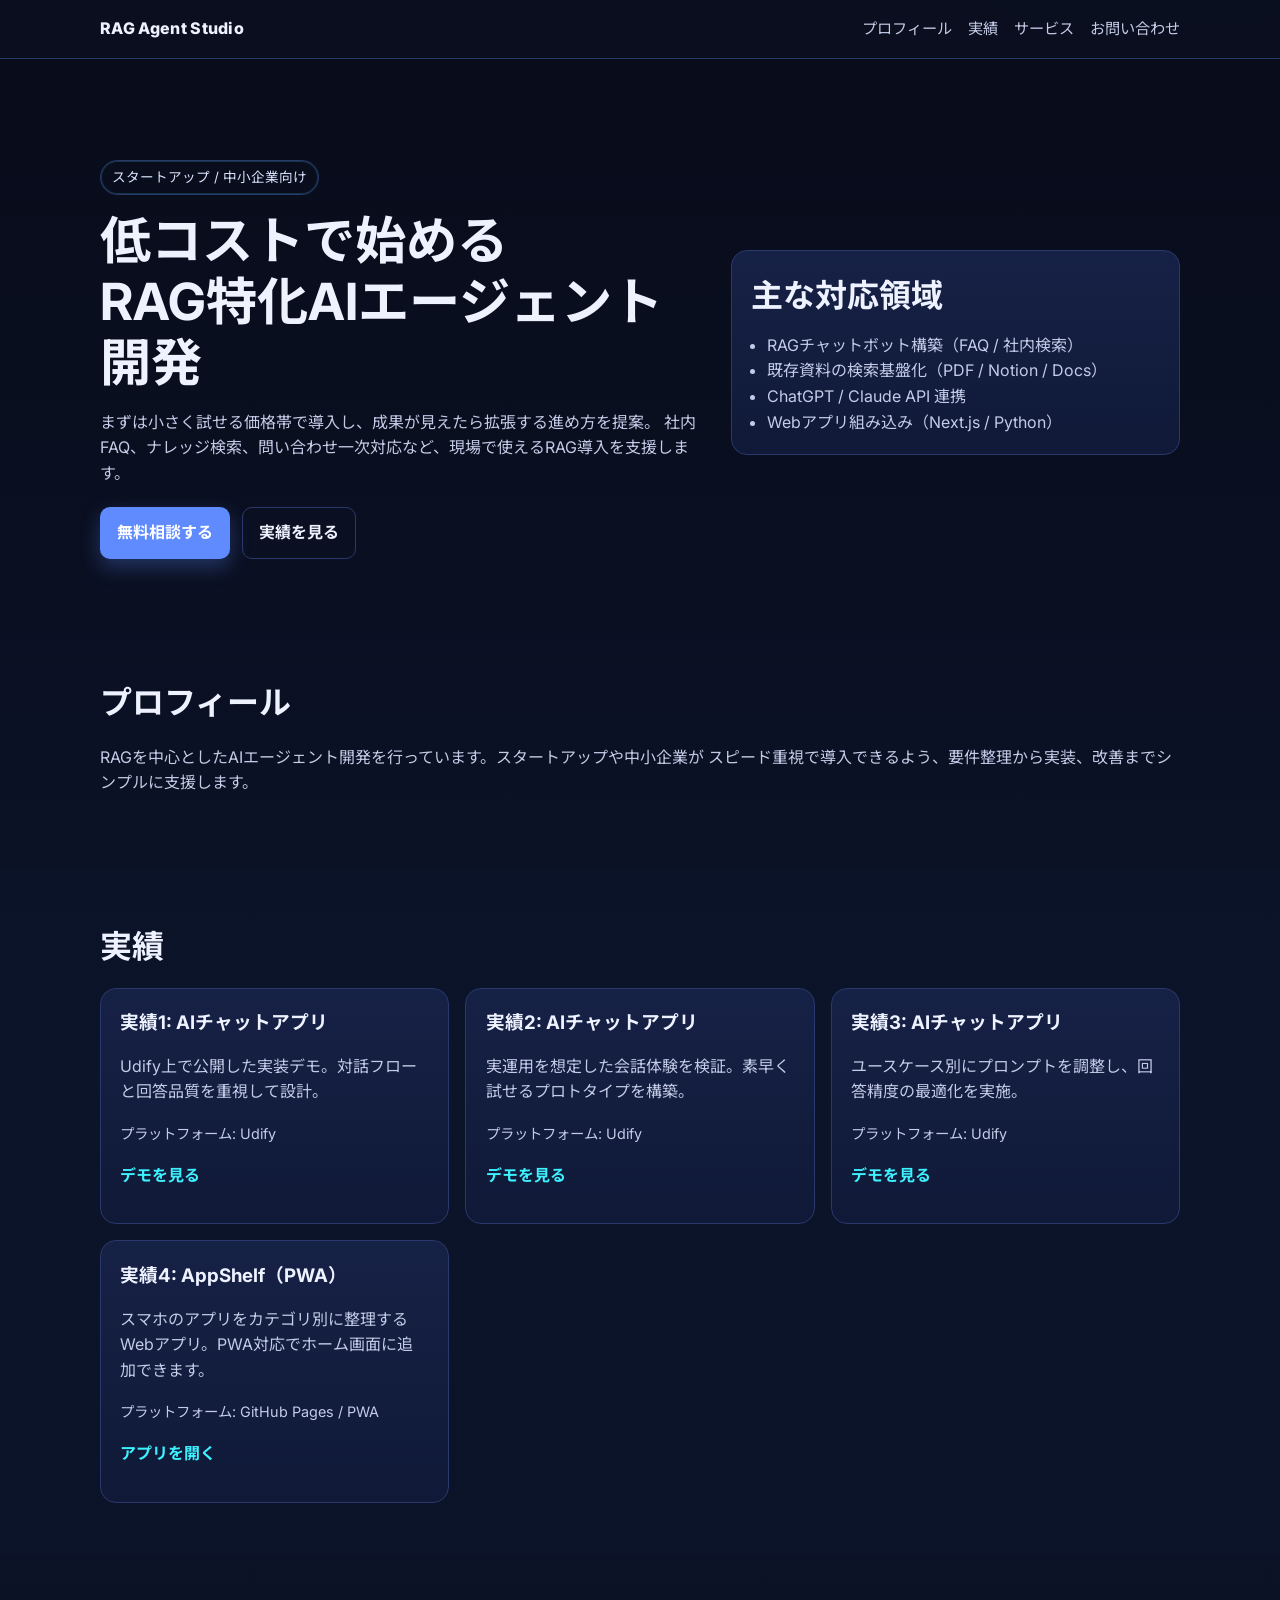
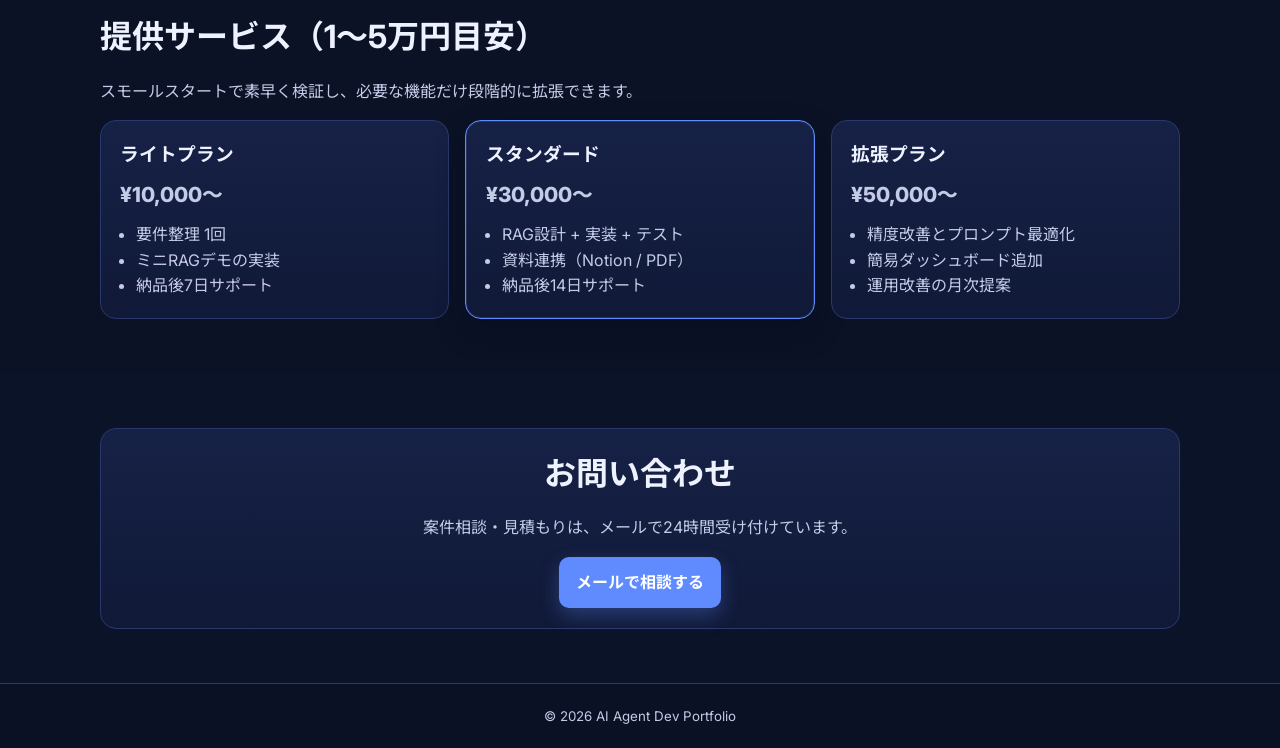
<file: index.html>
<!DOCTYPE html>
<html lang="ja">
  <head>
    <meta charset="UTF-8" />
    <meta name="viewport" content="width=device-width, initial-scale=1.0" />
    <title>RAG特化 AIエージェント開発 | ポートフォリオ</title>
    <meta
      name="description"
      content="スタートアップ・中小企業向けのRAG特化AIエージェント開発。低コストで導入しやすい副業開発サービスを提供します。"
    />
    <link rel="preconnect" href="https://fonts.googleapis.com" />
    <link rel="preconnect" href="https://fonts.gstatic.com" crossorigin />
    <link
      href="https://fonts.googleapis.com/css2?family=Inter:wght@400;500;700;800&family=Noto+Sans+JP:wght@400;500;700;900&display=swap"
      rel="stylesheet"
    />
    <link rel="stylesheet" href="style.css" />
  </head>
  <body>
    <header class="site-header">
      <div class="container">
        <a href="#" class="logo">RAG Agent Studio</a>
        <nav class="nav">
          <a href="#about">プロフィール</a>
          <a href="#works">実績</a>
          <a href="#services">サービス</a>
          <a href="#contact">お問い合わせ</a>
        </nav>
      </div>
    </header>

    <main>
      <section class="hero">
        <div class="container hero-grid">
          <div>
            <p class="badge">スタートアップ / 中小企業向け</p>
            <h1>低コストで始める<br />RAG特化AIエージェント開発</h1>
            <p class="hero-text">
              まずは小さく試せる価格帯で導入し、成果が見えたら拡張する進め方を提案。
              社内FAQ、ナレッジ検索、問い合わせ一次対応など、現場で使えるRAG導入を支援します。
            </p>
            <div class="hero-actions">
              <a class="btn primary" href="#contact">無料相談する</a>
              <a class="btn ghost" href="#works">実績を見る</a>
            </div>
          </div>
          <aside class="hero-card">
            <h2>主な対応領域</h2>
            <ul>
              <li>RAGチャットボット構築（FAQ / 社内検索）</li>
              <li>既存資料の検索基盤化（PDF / Notion / Docs）</li>
              <li>ChatGPT / Claude API 連携</li>
              <li>Webアプリ組み込み（Next.js / Python）</li>
            </ul>
          </aside>
        </div>
      </section>

      <section id="about" class="section">
        <div class="container">
          <h2>プロフィール</h2>
          <p>
            RAGを中心としたAIエージェント開発を行っています。スタートアップや中小企業が
            スピード重視で導入できるよう、要件整理から実装、改善までシンプルに支援します。
          </p>
        </div>
      </section>

      <section id="works" class="section alt">
        <div class="container">
          <h2>実績</h2>
          <div class="cards">
            <article class="card">
              <h3>実績1: AIチャットアプリ</h3>
              <p>Udify上で公開した実装デモ。対話フローと回答品質を重視して設計。</p>
              <span>プラットフォーム: Udify</span>
              <p>
                <a class="work-link" href="https://udify.app/chat/V4eJprv57HT4BPLR" target="_blank" rel="noopener noreferrer">デモを見る</a>
              </p>
            </article>
            <article class="card">
              <h3>実績2: AIチャットアプリ</h3>
              <p>実運用を想定した会話体験を検証。素早く試せるプロトタイプを構築。</p>
              <span>プラットフォーム: Udify</span>
              <p>
                <a class="work-link" href="https://udify.app/chat/6vwJ2WmdUjTyBMxz" target="_blank" rel="noopener noreferrer">デモを見る</a>
              </p>
            </article>
            <article class="card">
              <h3>実績3: AIチャットアプリ</h3>
              <p>ユースケース別にプロンプトを調整し、回答精度の最適化を実施。</p>
              <span>プラットフォーム: Udify</span>
              <p>
                <a class="work-link" href="https://udify.app/chat/6z6HRi32p3o5cekW" target="_blank" rel="noopener noreferrer">デモを見る</a>
              </p>
            </article>
            <article class="card">
              <h3>実績4: AppShelf（PWA）</h3>
              <p>スマホのアプリをカテゴリ別に整理するWebアプリ。PWA対応でホーム画面に追加できます。</p>
              <span>プラットフォーム: GitHub Pages / PWA</span>
              <p>
                <a class="work-link" href="mobile-app-organizer/" target="_blank" rel="noopener noreferrer">アプリを開く</a>
              </p>
            </article>
          </div>
        </div>
      </section>

      <section id="services" class="section">
        <div class="container">
          <h2>提供サービス（1〜5万円目安）</h2>
          <p>スモールスタートで素早く検証し、必要な機能だけ段階的に拡張できます。</p>
          <div class="pricing">
            <article class="price-card">
              <h3>ライトプラン</h3>
              <p class="price">¥10,000〜</p>
              <ul>
                <li>要件整理 1回</li>
                <li>ミニRAGデモの実装</li>
                <li>納品後7日サポート</li>
              </ul>
            </article>
            <article class="price-card featured">
              <h3>スタンダード</h3>
              <p class="price">¥30,000〜</p>
              <ul>
                <li>RAG設計 + 実装 + テスト</li>
                <li>資料連携（Notion / PDF）</li>
                <li>納品後14日サポート</li>
              </ul>
            </article>
            <article class="price-card">
              <h3>拡張プラン</h3>
              <p class="price">¥50,000〜</p>
              <ul>
                <li>精度改善とプロンプト最適化</li>
                <li>簡易ダッシュボード追加</li>
                <li>運用改善の月次提案</li>
              </ul>
            </article>
          </div>
        </div>
      </section>

      <section id="contact" class="section alt">
        <div class="container contact-box">
          <h2>お問い合わせ</h2>
          <p>案件相談・見積もりは、メールで24時間受け付けています。</p>
          <a class="btn primary" href="mailto:lil.masa0304@gmail.com">メールで相談する</a>
        </div>
      </section>
    </main>

    <footer class="site-footer">
      <div class="container">
        <small>© 2026 AI Agent Dev Portfolio</small>
      </div>
    </footer>

    <script src="script.js"></script>
  </body>
</html>
</file>
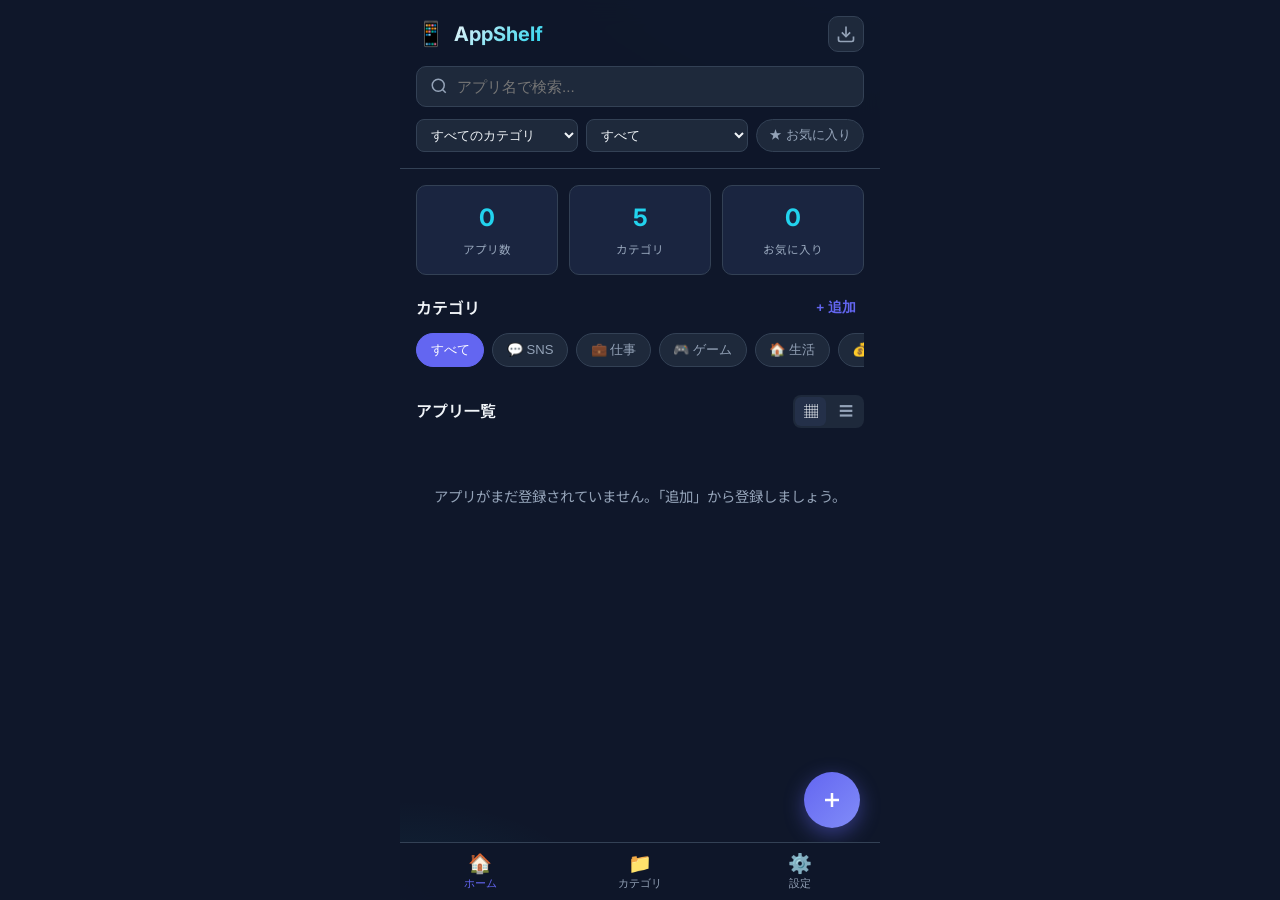
<file: mobile-app-organizer/index.html>
<!DOCTYPE html>
<html lang="ja">
  <head>
    <meta charset="UTF-8" />
    <meta name="viewport" content="width=device-width, initial-scale=1.0, viewport-fit=cover" />
    <meta name="theme-color" content="#0f172a" />
    <meta name="mobile-web-app-capable" content="yes" />
    <meta name="apple-mobile-web-app-capable" content="yes" />
    <meta name="apple-mobile-web-app-status-bar-style" content="black-translucent" />
    <meta name="apple-mobile-web-app-title" content="AppShelf" />
    <title>AppShelf - 携帯アプリ整理</title>
    <link rel="manifest" href="manifest.json" />
    <link rel="icon" type="image/png" sizes="192x192" href="icons/icon-192.png" />
    <link rel="apple-touch-icon" href="icons/apple-touch-icon.png" />
    <meta
      name="description"
      content="スマホに入っているアプリをカテゴリ別に整理・管理するツール"
    />
    <link rel="preconnect" href="https://fonts.googleapis.com" />
    <link rel="preconnect" href="https://fonts.gstatic.com" crossorigin />
    <link
      href="https://fonts.googleapis.com/css2?family=Inter:wght@400;500;600;700&family=Noto+Sans+JP:wght@400;500;700&display=swap"
      rel="stylesheet"
    />
    <link rel="stylesheet" href="css/style.css" />
  </head>
  <body>
    <aside class="install-banner hidden" id="install-banner" role="region" aria-label="アプリのインストール">
      <div class="install-banner-content">
        <p>ホーム画面に追加して、アプリのように使えます</p>
        <div class="install-banner-actions">
          <button type="button" class="btn primary" id="install-banner-btn">インストール</button>
          <button type="button" class="btn ghost" id="install-banner-dismiss">後で</button>
        </div>
      </div>
    </aside>

    <div class="app">
      <header class="header">
        <div class="header-top">
          <div class="brand">
            <span class="brand-icon" aria-hidden="true">📱</span>
            <h1>AppShelf</h1>
          </div>
          <button type="button" class="icon-btn" id="btn-export" title="バックアップ">
            <svg width="20" height="20" viewBox="0 0 24 24" fill="none" stroke="currentColor" stroke-width="2">
              <path d="M21 15v4a2 2 0 0 1-2 2H5a2 2 0 0 1-2-2v-4" />
              <polyline points="7 10 12 15 17 10" />
              <line x1="12" y1="15" x2="12" y2="3" />
            </svg>
          </button>
        </div>
        <div class="search-bar">
          <svg class="search-icon" width="18" height="18" viewBox="0 0 24 24" fill="none" stroke="currentColor" stroke-width="2">
            <circle cx="11" cy="11" r="8" />
            <line x1="21" y1="21" x2="16.65" y2="16.65" />
          </svg>
          <input type="search" id="search-input" placeholder="アプリ名で検索..." autocomplete="off" />
        </div>
        <div class="filter-row">
          <select id="filter-category" aria-label="カテゴリで絞り込み">
            <option value="">すべてのカテゴリ</option>
          </select>
          <select id="filter-platform" aria-label="プラットフォームで絞り込み">
            <option value="">すべて</option>
            <option value="ios">iOS</option>
            <option value="android">Android</option>
            <option value="both">両方</option>
          </select>
          <button type="button" class="filter-chip" id="filter-favorites" aria-pressed="false">
            ★ お気に入り
          </button>
        </div>
      </header>

      <main class="main">
        <section class="view active" id="view-home" data-view="home">
          <div class="stats-grid">
            <article class="stat-card">
              <span class="stat-value" id="stat-total">0</span>
              <span class="stat-label">アプリ数</span>
            </article>
            <article class="stat-card">
              <span class="stat-value" id="stat-categories">0</span>
              <span class="stat-label">カテゴリ</span>
            </article>
            <article class="stat-card">
              <span class="stat-value" id="stat-favorites">0</span>
              <span class="stat-label">お気に入り</span>
            </article>
          </div>

          <div class="section-header">
            <h2>カテゴリ</h2>
            <button type="button" class="text-btn" id="btn-add-category">+ 追加</button>
          </div>
          <div class="category-chips" id="category-chips"></div>

          <div class="section-header">
            <h2>アプリ一覧</h2>
            <div class="view-toggle">
              <button type="button" class="view-btn active" data-layout="grid" title="グリッド表示">▦</button>
              <button type="button" class="view-btn" data-layout="list" title="リスト表示">☰</button>
            </div>
          </div>
          <div class="app-grid" id="app-list"></div>
          <p class="empty-state hidden" id="empty-apps">アプリがまだ登録されていません。「追加」から登録しましょう。</p>
        </section>

        <section class="view" id="view-categories" data-view="categories">
          <div class="section-header">
            <h2>カテゴリ管理</h2>
            <button type="button" class="text-btn" id="btn-add-category-2">+ 新規カテゴリ</button>
          </div>
          <div class="category-list" id="category-list"></div>
          <p class="empty-state hidden" id="empty-categories">カテゴリがありません。まずカテゴリを作成してください。</p>
        </section>

        <section class="view" id="view-settings" data-view="settings">
          <h2>設定</h2>
          <div class="settings-group">
            <h3>データ管理</h3>
            <button type="button" class="settings-btn" id="btn-import">
              <span>📥 データをインポート</span>
              <small>JSONファイルから復元</small>
            </button>
            <button type="button" class="settings-btn" id="btn-export-2">
              <span>📤 データをエクスポート</span>
              <small>バックアップ用JSONを保存</small>
            </button>
            <button type="button" class="settings-btn danger" id="btn-reset">
              <span>🗑️ すべて削除</span>
              <small>全データを初期化（元に戻せません）</small>
            </button>
          </div>
          <div class="settings-group">
            <h3>使い方</h3>
            <ul class="help-list">
              <li>「追加」ボタンからアプリを登録します</li>
              <li>カテゴリで仕事・趣味・SNSなどに分類できます</li>
              <li>お気に入りに登録するとホーム画面で優先表示されます</li>
              <li>データはブラウザに自動保存されます</li>
              <li><strong>ホーム画面に追加:</strong> iOSはSafariの共有 →「ホーム画面に追加」、Androidはメニュー →「アプリをインストール」</li>
            </ul>
          </div>
        </section>
      </main>

      <button type="button" class="fab" id="btn-add-app" aria-label="アプリを追加">
        <svg width="24" height="24" viewBox="0 0 24 24" fill="none" stroke="currentColor" stroke-width="2.5">
          <line x1="12" y1="5" x2="12" y2="19" />
          <line x1="5" y1="12" x2="19" y2="12" />
        </svg>
      </button>

      <nav class="bottom-nav">
        <button type="button" class="nav-item active" data-nav="home">
          <span class="nav-icon">🏠</span>
          <span>ホーム</span>
        </button>
        <button type="button" class="nav-item" data-nav="categories">
          <span class="nav-icon">📁</span>
          <span>カテゴリ</span>
        </button>
        <button type="button" class="nav-item" data-nav="settings">
          <span class="nav-icon">⚙️</span>
          <span>設定</span>
        </button>
      </nav>
    </div>

    <!-- App Modal -->
    <dialog class="modal" id="app-modal">
      <form class="modal-content" id="app-form">
        <div class="modal-header">
          <h2 id="app-modal-title">アプリを追加</h2>
          <button type="button" class="icon-btn close-btn" data-close-modal>&times;</button>
        </div>
        <div class="form-group">
          <label for="app-name">アプリ名 <span class="required">*</span></label>
          <input type="text" id="app-name" required maxlength="50" placeholder="例: LINE" />
        </div>
        <div class="form-row">
          <div class="form-group">
            <label for="app-category">カテゴリ</label>
            <select id="app-category"></select>
          </div>
          <div class="form-group">
            <label for="app-platform">プラットフォーム</label>
            <select id="app-platform">
              <option value="ios">iOS</option>
              <option value="android">Android</option>
              <option value="both">両方</option>
            </select>
          </div>
        </div>
        <div class="form-group">
          <label>アイコンカラー</label>
          <div class="color-picker" id="color-picker"></div>
        </div>
        <div class="form-group">
          <label for="app-emoji">アイコン（絵文字）</label>
          <input type="text" id="app-emoji" maxlength="2" placeholder="例: 💬" />
        </div>
        <div class="form-group">
          <label for="app-notes">メモ</label>
          <textarea id="app-notes" rows="2" maxlength="200" placeholder="用途やメモを入力"></textarea>
        </div>
        <label class="checkbox-label">
          <input type="checkbox" id="app-favorite" />
          お気に入りに追加
        </label>
        <div class="modal-actions">
          <button type="button" class="btn ghost" data-close-modal>キャンセル</button>
          <button type="submit" class="btn primary">保存</button>
        </div>
      </form>
    </dialog>

    <!-- Category Modal -->
    <dialog class="modal" id="category-modal">
      <form class="modal-content" id="category-form">
        <div class="modal-header">
          <h2 id="category-modal-title">カテゴリを追加</h2>
          <button type="button" class="icon-btn close-btn" data-close-modal>&times;</button>
        </div>
        <div class="form-group">
          <label for="category-name">カテゴリ名 <span class="required">*</span></label>
          <input type="text" id="category-name" required maxlength="20" placeholder="例: SNS" />
        </div>
        <div class="form-group">
          <label for="category-emoji">アイコン（絵文字）</label>
          <input type="text" id="category-emoji" maxlength="2" placeholder="例: 💬" />
        </div>
        <div class="modal-actions">
          <button type="button" class="btn ghost" data-close-modal>キャンセル</button>
          <button type="submit" class="btn primary">保存</button>
        </div>
      </form>
    </dialog>

    <input type="file" id="import-file" accept=".json" hidden />

    <script src="js/pwa.js"></script>
    <script src="js/app.js"></script>
  </body>
</html>
</file>
<file: style.css>
:root {
  --bg: #0b1020;
  --bg-soft: #121a32;
  --card: #1a2447;
  --text: #eef2ff;
  --muted: #c4cbe7;
  --primary: #5f8bff;
  --primary-dark: #3c67db;
  --accent: #3df1ff;
  --border: #2b386d;
}

* {
  box-sizing: border-box;
}

body {
  margin: 0;
  font-family: "Inter", "Noto Sans JP", sans-serif;
  background:
    radial-gradient(1000px 500px at 90% -10%, rgba(61, 241, 255, 0.16), transparent 55%),
    linear-gradient(180deg, #080c1a, #0c1328 45%, #0a1124);
  color: var(--text);
  line-height: 1.6;
}

.container {
  width: min(1080px, 92%);
  margin: 0 auto;
}

.site-header {
  position: sticky;
  top: 0;
  z-index: 20;
  background: rgba(11, 16, 32, 0.86);
  border-bottom: 1px solid var(--border);
  backdrop-filter: blur(8px);
}

.site-header .container {
  display: flex;
  justify-content: space-between;
  align-items: center;
  padding: 1rem 0;
}

.logo {
  color: var(--text);
  text-decoration: none;
  font-weight: 800;
  letter-spacing: 0.02em;
}

.nav {
  display: flex;
  gap: 1rem;
}

.nav a {
  color: var(--muted);
  text-decoration: none;
  font-size: 0.95rem;
}

.nav a:hover {
  color: var(--text);
}

.hero {
  padding: 5.5rem 0 4rem;
}

.hero-grid {
  display: grid;
  grid-template-columns: 1.35fr 1fr;
  gap: 1.5rem;
  align-items: center;
}

.badge {
  display: inline-block;
  margin-bottom: 0.9rem;
  padding: 0.35rem 0.7rem;
  border: 1px solid var(--border);
  border-radius: 999px;
  color: #dbe5ff;
  font-size: 0.85rem;
  box-shadow: 0 0 0 1px rgba(61, 241, 255, 0.18) inset;
}

h1 {
  margin: 0 0 0.9rem;
  font-size: clamp(2rem, 4vw, 3.2rem);
  line-height: 1.2;
}

h2 {
  margin-top: 0;
  margin-bottom: 0.7rem;
  font-size: clamp(1.6rem, 3vw, 2rem);
}

h3 {
  margin-top: 0;
  margin-bottom: 0.45rem;
}

.hero-text {
  color: var(--muted);
  margin-bottom: 1.3rem;
}

.hero-actions {
  display: flex;
  gap: 0.75rem;
  flex-wrap: wrap;
}

.btn {
  display: inline-block;
  border-radius: 10px;
  padding: 0.75rem 1rem;
  text-decoration: none;
  font-weight: 700;
  border: 1px solid transparent;
  transition: all 0.2s ease;
}

.btn.primary {
  background: var(--primary);
  color: #fff;
  box-shadow: 0 8px 20px rgba(95, 139, 255, 0.3);
}

.btn.primary:hover {
  background: var(--primary-dark);
}

.btn.ghost {
  color: var(--text);
  border-color: var(--border);
  background: transparent;
}

.btn.ghost:hover {
  background: #121b3a;
}

.hero-card,
.card,
.price-card,
.contact-box {
  background: linear-gradient(180deg, #162146, #101937);
  border: 1px solid var(--border);
  border-radius: 16px;
  padding: 1.2rem;
}

.hero-card ul,
.price-card ul {
  margin: 0;
  padding-left: 1rem;
  color: var(--muted);
}

.section {
  padding: 3.4rem 0;
}

.section p {
  color: var(--muted);
}

.section.alt {
  background: rgba(12, 20, 42, 0.55);
}

.cards,
.pricing {
  display: grid;
  grid-template-columns: repeat(3, minmax(0, 1fr));
  gap: 1rem;
  margin-top: 1rem;
}

.card p,
.card span,
.price-card li {
  color: var(--muted);
}

.card span {
  font-size: 0.9rem;
}

.work-link {
  color: var(--accent);
  text-decoration: none;
  font-weight: 700;
}

.work-link:hover {
  text-decoration: underline;
}

.price {
  font-size: 1.3rem;
  font-weight: 800;
  margin: 0.4rem 0 0.7rem;
}

.price-card.featured {
  border-color: var(--primary);
  box-shadow:
    0 0 0 1px rgba(95, 139, 255, 0.2) inset,
    0 12px 28px rgba(8, 12, 26, 0.45);
}

.contact-box {
  text-align: center;
}

.site-footer {
  border-top: 1px solid var(--border);
  padding: 1.2rem 0;
  text-align: center;
  color: var(--muted);
}

@media (max-width: 920px) {
  .hero-grid,
  .cards,
  .pricing {
    grid-template-columns: 1fr;
  }

  .nav {
    display: none;
  }
}
</file>
<file: mobile-app-organizer/css/style.css>
:root {
  --bg: #0f172a;
  --bg-elevated: #1e293b;
  --bg-card: #1a2540;
  --surface: #243049;
  --text: #f1f5f9;
  --text-muted: #94a3b8;
  --primary: #6366f1;
  --primary-hover: #4f46e5;
  --accent: #22d3ee;
  --danger: #ef4444;
  --border: #334155;
  --radius: 14px;
  --radius-sm: 10px;
  --shadow: 0 8px 32px rgba(0, 0, 0, 0.35);
  --safe-bottom: env(safe-area-inset-bottom, 0px);
}

* {
  box-sizing: border-box;
  -webkit-tap-highlight-color: transparent;
}

body {
  margin: 0;
  font-family: "Inter", "Noto Sans JP", sans-serif;
  background: var(--bg);
  color: var(--text);
  line-height: 1.5;
  min-height: 100dvh;
  overflow-x: hidden;
}

.install-banner {
  position: sticky;
  top: 0;
  z-index: 60;
  padding: 0.75rem 1rem;
  background: linear-gradient(135deg, rgba(99, 102, 241, 0.95), rgba(79, 70, 229, 0.95));
  border-bottom: 1px solid rgba(255, 255, 255, 0.15);
}

.install-banner-content p {
  margin: 0 0 0.6rem;
  font-size: 0.85rem;
  font-weight: 500;
}

.install-banner-actions {
  display: flex;
  gap: 0.5rem;
}

.install-banner .btn {
  padding: 0.45rem 0.85rem;
  font-size: 0.82rem;
}

.install-banner .btn.ghost {
  border-color: rgba(255, 255, 255, 0.35);
  color: #fff;
}

.app {
  max-width: 480px;
  margin: 0 auto;
  min-height: 100dvh;
  display: flex;
  flex-direction: column;
  background:
    radial-gradient(600px 300px at 100% -5%, rgba(99, 102, 241, 0.15), transparent 60%),
    radial-gradient(400px 200px at 0% 100%, rgba(34, 211, 238, 0.08), transparent 50%),
    var(--bg);
}

/* Header */
.header {
  position: sticky;
  top: 0;
  z-index: 50;
  padding: 1rem 1rem 0.75rem;
  background: rgba(15, 23, 42, 0.92);
  backdrop-filter: blur(12px);
  border-bottom: 1px solid var(--border);
}

.header-top {
  display: flex;
  justify-content: space-between;
  align-items: center;
  margin-bottom: 0.85rem;
}

.brand {
  display: flex;
  align-items: center;
  gap: 0.5rem;
}

.brand-icon {
  font-size: 1.5rem;
}

.brand h1 {
  margin: 0;
  font-size: 1.25rem;
  font-weight: 700;
  background: linear-gradient(135deg, var(--text), var(--accent));
  -webkit-background-clip: text;
  -webkit-text-fill-color: transparent;
  background-clip: text;
}

.search-bar {
  position: relative;
  margin-bottom: 0.75rem;
}

.search-icon {
  position: absolute;
  left: 0.85rem;
  top: 50%;
  transform: translateY(-50%);
  color: var(--text-muted);
  pointer-events: none;
}

.search-bar input {
  width: 100%;
  padding: 0.7rem 0.85rem 0.7rem 2.5rem;
  border: 1px solid var(--border);
  border-radius: var(--radius-sm);
  background: var(--bg-elevated);
  color: var(--text);
  font-size: 0.95rem;
  outline: none;
  transition: border-color 0.2s;
}

.search-bar input:focus {
  border-color: var(--primary);
}

.filter-row {
  display: flex;
  gap: 0.5rem;
  flex-wrap: wrap;
  padding-bottom: 0.25rem;
}

.filter-row select {
  flex: 1;
  min-width: 0;
  padding: 0.45rem 0.6rem;
  border: 1px solid var(--border);
  border-radius: 8px;
  background: var(--bg-elevated);
  color: var(--text);
  font-size: 0.8rem;
}

.filter-chip {
  padding: 0.45rem 0.75rem;
  border: 1px solid var(--border);
  border-radius: 999px;
  background: var(--bg-elevated);
  color: var(--text-muted);
  font-size: 0.8rem;
  cursor: pointer;
  white-space: nowrap;
  transition: all 0.2s;
}

.filter-chip[aria-pressed="true"] {
  background: rgba(99, 102, 241, 0.2);
  border-color: var(--primary);
  color: var(--accent);
}

/* Main */
.main {
  flex: 1;
  padding: 1rem 1rem calc(5.5rem + var(--safe-bottom));
  overflow-y: auto;
}

.view {
  display: none;
}

.view.active {
  display: block;
  animation: fadeIn 0.25s ease;
}

@keyframes fadeIn {
  from { opacity: 0; transform: translateY(6px); }
  to { opacity: 1; transform: translateY(0); }
}

/* Stats */
.stats-grid {
  display: grid;
  grid-template-columns: repeat(3, 1fr);
  gap: 0.65rem;
  margin-bottom: 1.25rem;
}

.stat-card {
  background: var(--bg-card);
  border: 1px solid var(--border);
  border-radius: var(--radius-sm);
  padding: 0.85rem 0.5rem;
  text-align: center;
}

.stat-value {
  display: block;
  font-size: 1.5rem;
  font-weight: 700;
  color: var(--accent);
}

.stat-label {
  font-size: 0.72rem;
  color: var(--text-muted);
}

/* Section headers */
.section-header {
  display: flex;
  justify-content: space-between;
  align-items: center;
  margin-bottom: 0.75rem;
}

.section-header h2 {
  margin: 0;
  font-size: 1rem;
  font-weight: 600;
}

.text-btn {
  background: none;
  border: none;
  color: var(--primary);
  font-size: 0.85rem;
  font-weight: 600;
  cursor: pointer;
  padding: 0.25rem 0.5rem;
}

/* Category chips */
.category-chips {
  display: flex;
  gap: 0.5rem;
  overflow-x: auto;
  padding-bottom: 0.5rem;
  margin-bottom: 1.25rem;
  scrollbar-width: none;
}

.category-chips::-webkit-scrollbar {
  display: none;
}

.chip {
  flex-shrink: 0;
  padding: 0.45rem 0.85rem;
  border: 1px solid var(--border);
  border-radius: 999px;
  background: var(--bg-elevated);
  color: var(--text-muted);
  font-size: 0.82rem;
  cursor: pointer;
  transition: all 0.2s;
  white-space: nowrap;
}

.chip.active {
  background: var(--primary);
  border-color: var(--primary);
  color: #fff;
}

/* View toggle */
.view-toggle {
  display: flex;
  gap: 0.25rem;
  background: var(--bg-elevated);
  border-radius: 8px;
  padding: 2px;
}

.view-btn {
  border: none;
  background: transparent;
  color: var(--text-muted);
  padding: 0.3rem 0.55rem;
  border-radius: 6px;
  cursor: pointer;
  font-size: 0.9rem;
}

.view-btn.active {
  background: var(--surface);
  color: var(--text);
}

/* App grid / list */
.app-grid {
  display: grid;
  grid-template-columns: repeat(4, 1fr);
  gap: 0.85rem;
}

.app-grid.list-layout {
  grid-template-columns: 1fr;
  gap: 0.5rem;
}

.app-card {
  display: flex;
  flex-direction: column;
  align-items: center;
  gap: 0.35rem;
  cursor: pointer;
  position: relative;
  padding: 0.25rem;
  border-radius: var(--radius-sm);
  transition: transform 0.15s;
}

.app-card:active {
  transform: scale(0.95);
}

.app-grid.list-layout .app-card {
  flex-direction: row;
  gap: 0.75rem;
  padding: 0.65rem 0.75rem;
  background: var(--bg-card);
  border: 1px solid var(--border);
}

.app-icon {
  width: 56px;
  height: 56px;
  border-radius: 14px;
  display: flex;
  align-items: center;
  justify-content: center;
  font-size: 1.6rem;
  flex-shrink: 0;
  box-shadow: 0 4px 12px rgba(0, 0, 0, 0.25);
}

.app-grid.list-layout .app-icon {
  width: 44px;
  height: 44px;
  font-size: 1.3rem;
  border-radius: 11px;
}

.app-info {
  text-align: center;
  min-width: 0;
}

.app-grid.list-layout .app-info {
  text-align: left;
  flex: 1;
}

.app-name {
  font-size: 0.72rem;
  font-weight: 500;
  display: -webkit-box;
  -webkit-line-clamp: 2;
  -webkit-box-orient: vertical;
  overflow: hidden;
  word-break: break-all;
}

.app-grid.list-layout .app-name {
  font-size: 0.9rem;
  -webkit-line-clamp: 1;
}

.app-meta {
  font-size: 0.68rem;
  color: var(--text-muted);
  display: none;
}

.app-grid.list-layout .app-meta {
  display: block;
}

.fav-badge {
  position: absolute;
  top: 0;
  right: 0;
  font-size: 0.65rem;
  color: #fbbf24;
}

/* Category list */
.category-list {
  display: flex;
  flex-direction: column;
  gap: 0.5rem;
}

.category-item {
  display: flex;
  align-items: center;
  gap: 0.75rem;
  padding: 0.85rem 1rem;
  background: var(--bg-card);
  border: 1px solid var(--border);
  border-radius: var(--radius-sm);
}

.category-item-emoji {
  font-size: 1.4rem;
  width: 2rem;
  text-align: center;
}

.category-item-info {
  flex: 1;
  min-width: 0;
}

.category-item-name {
  font-weight: 600;
  font-size: 0.95rem;
}

.category-item-count {
  font-size: 0.75rem;
  color: var(--text-muted);
}

.category-item-actions {
  display: flex;
  gap: 0.25rem;
}

/* Settings */
.settings-group {
  margin-bottom: 1.5rem;
}

.settings-group h3 {
  font-size: 0.85rem;
  color: var(--text-muted);
  margin: 0 0 0.65rem;
  text-transform: uppercase;
  letter-spacing: 0.05em;
}

.settings-btn {
  display: flex;
  flex-direction: column;
  align-items: flex-start;
  width: 100%;
  padding: 0.85rem 1rem;
  margin-bottom: 0.5rem;
  border: 1px solid var(--border);
  border-radius: var(--radius-sm);
  background: var(--bg-card);
  color: var(--text);
  cursor: pointer;
  text-align: left;
  transition: background 0.2s;
}

.settings-btn:hover {
  background: var(--surface);
}

.settings-btn small {
  color: var(--text-muted);
  font-size: 0.75rem;
  margin-top: 0.15rem;
}

.settings-btn.danger {
  border-color: rgba(239, 68, 68, 0.4);
}

.settings-btn.danger span {
  color: var(--danger);
}

.help-list {
  margin: 0;
  padding-left: 1.2rem;
  color: var(--text-muted);
  font-size: 0.88rem;
}

.help-list li {
  margin-bottom: 0.4rem;
}

.empty-state {
  text-align: center;
  color: var(--text-muted);
  font-size: 0.9rem;
  padding: 2rem 1rem;
}

.hidden {
  display: none !important;
}

/* FAB */
.fab {
  position: fixed;
  bottom: calc(4.5rem + var(--safe-bottom));
  right: max(1rem, calc(50% - 220px));
  width: 56px;
  height: 56px;
  border-radius: 50%;
  border: none;
  background: linear-gradient(135deg, var(--primary), #818cf8);
  color: #fff;
  cursor: pointer;
  box-shadow: 0 6px 20px rgba(99, 102, 241, 0.45);
  display: flex;
  align-items: center;
  justify-content: center;
  z-index: 40;
  transition: transform 0.2s, box-shadow 0.2s;
}

.fab:hover {
  transform: scale(1.05);
  box-shadow: 0 8px 28px rgba(99, 102, 241, 0.55);
}

.fab:active {
  transform: scale(0.95);
}

/* Bottom nav */
.bottom-nav {
  position: fixed;
  bottom: 0;
  left: 50%;
  transform: translateX(-50%);
  width: 100%;
  max-width: 480px;
  display: flex;
  background: rgba(15, 23, 42, 0.95);
  backdrop-filter: blur(12px);
  border-top: 1px solid var(--border);
  padding-bottom: var(--safe-bottom);
  z-index: 50;
}

.nav-item {
  flex: 1;
  display: flex;
  flex-direction: column;
  align-items: center;
  gap: 0.15rem;
  padding: 0.55rem 0;
  border: none;
  background: none;
  color: var(--text-muted);
  font-size: 0.68rem;
  cursor: pointer;
  transition: color 0.2s;
}

.nav-item.active {
  color: var(--primary);
}

.nav-icon {
  font-size: 1.2rem;
}

/* Buttons */
.icon-btn {
  display: flex;
  align-items: center;
  justify-content: center;
  width: 36px;
  height: 36px;
  border: 1px solid var(--border);
  border-radius: 10px;
  background: var(--bg-elevated);
  color: var(--text-muted);
  cursor: pointer;
  font-size: 1.2rem;
  transition: all 0.2s;
}

.icon-btn:hover {
  color: var(--text);
  border-color: var(--primary);
}

.icon-btn.danger:hover {
  color: var(--danger);
  border-color: var(--danger);
}

.btn {
  padding: 0.65rem 1.1rem;
  border-radius: var(--radius-sm);
  font-size: 0.9rem;
  font-weight: 600;
  cursor: pointer;
  border: 1px solid transparent;
  transition: all 0.2s;
}

.btn.primary {
  background: var(--primary);
  color: #fff;
}

.btn.primary:hover {
  background: var(--primary-hover);
}

.btn.ghost {
  background: transparent;
  border-color: var(--border);
  color: var(--text-muted);
}

.btn.ghost:hover {
  background: var(--bg-elevated);
  color: var(--text);
}

/* Modal */
.modal {
  border: none;
  padding: 0;
  background: transparent;
  max-width: none;
  max-height: none;
}

.modal::backdrop {
  background: rgba(0, 0, 0, 0.6);
  backdrop-filter: blur(4px);
}

.modal-content {
  width: min(420px, calc(100vw - 2rem));
  margin: auto;
  background: var(--bg-elevated);
  border: 1px solid var(--border);
  border-radius: var(--radius);
  padding: 1.25rem;
  box-shadow: var(--shadow);
}

.modal-header {
  display: flex;
  justify-content: space-between;
  align-items: center;
  margin-bottom: 1rem;
}

.modal-header h2 {
  margin: 0;
  font-size: 1.1rem;
}

.close-btn {
  font-size: 1.4rem;
  line-height: 1;
}

.form-group {
  margin-bottom: 0.85rem;
}

.form-group label {
  display: block;
  font-size: 0.82rem;
  color: var(--text-muted);
  margin-bottom: 0.35rem;
}

.required {
  color: var(--danger);
}

.form-group input,
.form-group select,
.form-group textarea {
  width: 100%;
  padding: 0.6rem 0.75rem;
  border: 1px solid var(--border);
  border-radius: 8px;
  background: var(--bg);
  color: var(--text);
  font-size: 0.9rem;
  font-family: inherit;
  outline: none;
}

.form-group input:focus,
.form-group select:focus,
.form-group textarea:focus {
  border-color: var(--primary);
}

.form-row {
  display: grid;
  grid-template-columns: 1fr 1fr;
  gap: 0.65rem;
}

.color-picker {
  display: flex;
  gap: 0.5rem;
  flex-wrap: wrap;
}

.color-option {
  width: 32px;
  height: 32px;
  border-radius: 50%;
  border: 2px solid transparent;
  cursor: pointer;
  transition: transform 0.15s, border-color 0.15s;
}

.color-option:hover {
  transform: scale(1.1);
}

.color-option.selected {
  border-color: #fff;
  box-shadow: 0 0 0 2px var(--primary);
}

.checkbox-label {
  display: flex;
  align-items: center;
  gap: 0.5rem;
  font-size: 0.9rem;
  margin-bottom: 1rem;
  cursor: pointer;
}

.modal-actions {
  display: flex;
  justify-content: flex-end;
  gap: 0.5rem;
}

/* Context menu overlay */
.context-menu {
  position: fixed;
  z-index: 100;
  background: var(--bg-elevated);
  border: 1px solid var(--border);
  border-radius: var(--radius-sm);
  box-shadow: var(--shadow);
  min-width: 160px;
  overflow: hidden;
  animation: fadeIn 0.15s ease;
}

.context-menu button {
  display: block;
  width: 100%;
  padding: 0.7rem 1rem;
  border: none;
  background: none;
  color: var(--text);
  font-size: 0.88rem;
  text-align: left;
  cursor: pointer;
}

.context-menu button:hover {
  background: var(--surface);
}

.context-menu button.danger {
  color: var(--danger);
}

@media (min-width: 481px) {
  .fab {
    right: calc(50% - 220px);
  }
}
</file>
